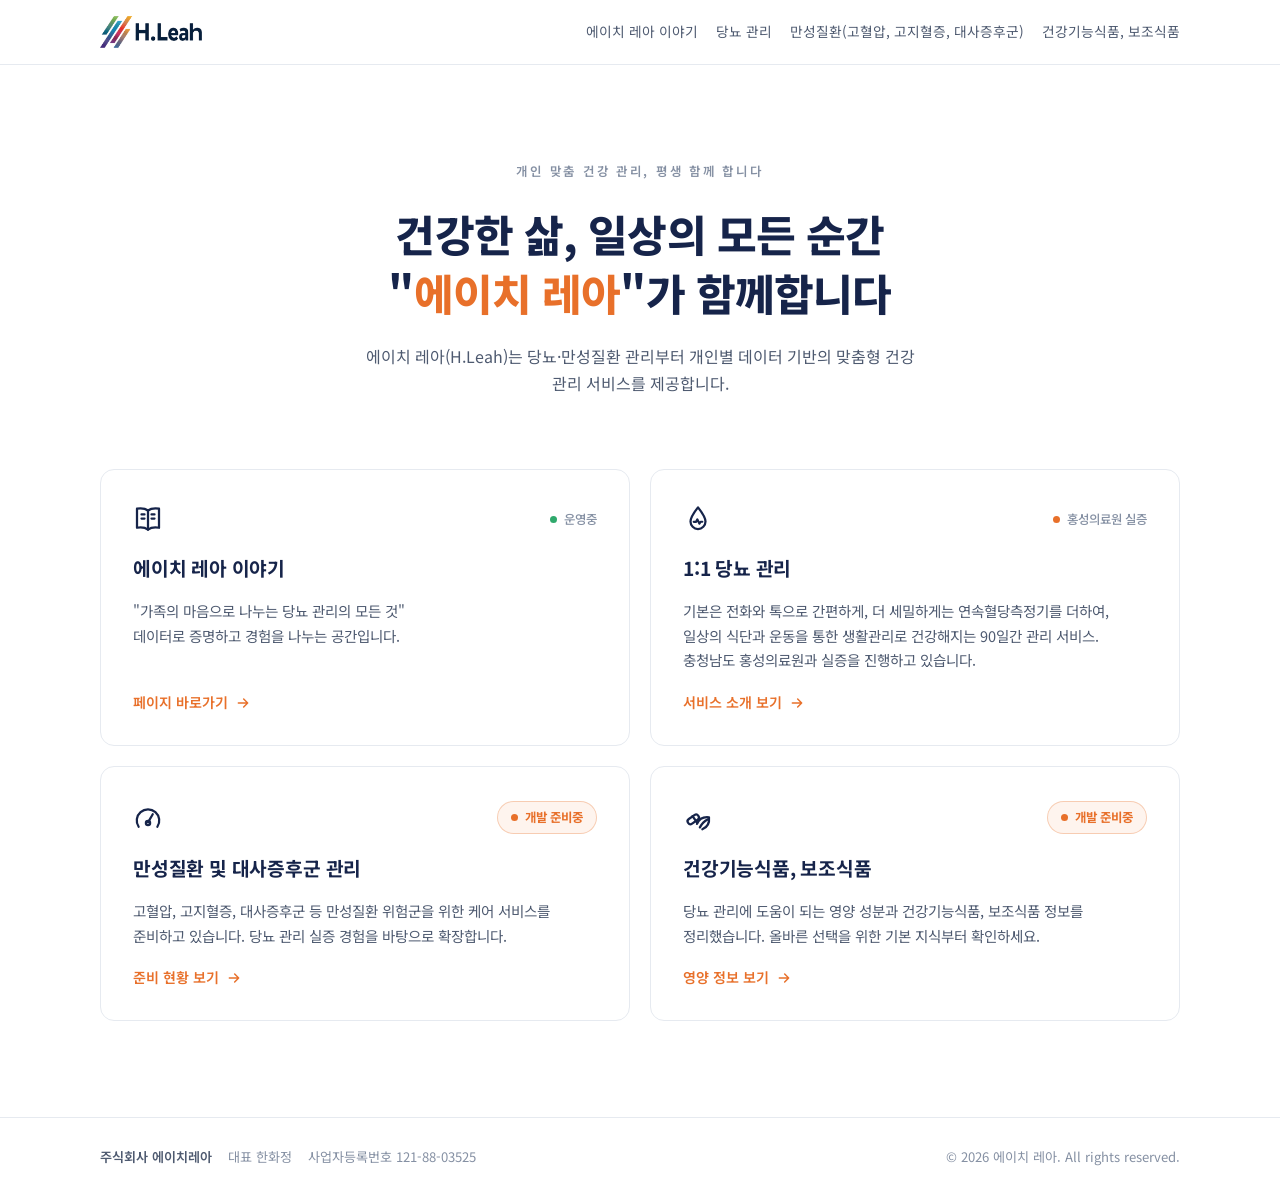
<file: index.html>
<!DOCTYPE html>
<html lang="ko">
<head>
<meta charset="UTF-8">
<meta name="viewport" content="width=device-width, initial-scale=1.0">
<title>에이치 레아 - 1:1 맞춤, 건강 관리 서비스</title>
<meta name="description" content="에이치 레아는 당뇨·만성질환 관리부터 개인별 데이터 기반의 맞춤형 건강 관리 서비스를 제공합니다.">
<link rel="preconnect" href="https://fonts.googleapis.com">
<link rel="preconnect" href="https://fonts.gstatic.com" crossorigin>
<link href="https://fonts.googleapis.com/css2?family=Noto+Sans+KR:wght@400;500;700;800;900&display=swap" rel="stylesheet">
<link rel="stylesheet" href="css/style.css">
<link rel="icon" type="image/png" href="assets/favicon.png">
</head>
<body>

<header class="site-header">
  <div class="container">
    <a class="logo" href="index.html" aria-label="에이치 레아 홈">
      <img src="assets/hleah-ci.png" alt="에이치 레아">
    </a>
    <nav class="site-nav">
      <a href="https://www.hleah.com">에이치 레아 이야기</a>
      <a href="diabetes.html">당뇨 관리</a>
      <a href="metabolic.html">만성질환(고혈압, 고지혈증, 대사증후군)</a>
      <a href="supplements.html">건강기능식품, 보조식품</a>
    </nav>
  </div>
</header>

<section class="hub-hero">
  <div class="container">
    <span class="eyebrow">개인 맞춤 건강 관리, 평생 함께 합니다</span>
    <h1>건강한 삶, 일상의 모든 순간<br>"<span class="accent">에이치 레아</span>"가 함께합니다</h1>
    <p>에이치 레아(H.Leah)는 당뇨·만성질환 관리부터 개인별 데이터 기반의 맞춤형 건강 관리 서비스를 제공합니다.</p>
  </div>
</section>

<section class="gateway">
  <div class="container">
    <div class="gateway-grid">

      <!-- 1. HLeah 페이지 -->
      <a class="gate-card" href="https://www.hleah.com">
        <div class="gate-top">
          <span class="gate-icon">
            <svg viewBox="0 0 24 24" fill="none" stroke="#16244a" stroke-width="1.8" stroke-linecap="round" stroke-linejoin="round">
              <path d="M12 5.2C10.5 4 8.6 3.4 6 3.4c-1 0-1.9.1-2.8.3V19c.9-.2 1.8-.3 2.8-.3 2.6 0 4.5.6 6 1.8 1.5-1.2 3.4-1.8 6-1.8 1 0 1.9.1 2.8.3V3.7c-.9-.2-1.8-.3-2.8-.3-2.6 0-4.5.6-6 1.8Z"/>
              <path d="M12 5.2v15.3"/>
              <path d="M6.8 8.3h2.4M6.8 11.6h2.4M14.8 8.3h2.4M14.8 11.6h2.4"/>
            </svg>
          </span>
          <span class="gate-badge live">운영중</span>
        </div>
        <h2>에이치 레아 이야기</h2>
        <p>"가족의 마음으로 나누는 당뇨 관리의 모든 것"<br>데이터로 증명하고 경험을 나누는 공간입니다.</p>
        <span class="gate-go">페이지 바로가기
          <svg viewBox="0 0 24 24" width="16" height="16" fill="none" stroke="currentColor" stroke-width="2.2" stroke-linecap="round" stroke-linejoin="round"><path d="M5 12h14M13 6l6 6-6 6"/></svg>
        </span>
      </a>

      <!-- 2. 당뇨 케어 서비스 -->
      <a class="gate-card" href="diabetes.html">
        <div class="gate-top">
          <span class="gate-icon">
            <svg viewBox="0 0 24 24" fill="none" stroke="#16244a" stroke-width="1.8" stroke-linecap="round" stroke-linejoin="round">
              <path d="M12 2.7c3.6 4.6 6 7.9 6 11.3a6 6 0 1 1-12 0c0-3.4 2.4-6.7 6-11.3Z"/>
              <path d="M8.6 14.2h1.9l1-1.9 1.6 3.4 1-1.5h1.3"/>
            </svg>
          </span>
          <span class="gate-badge pilot">홍성의료원 실증</span>
        </div>
        <h2>1:1 당뇨 관리</h2>
        <p>기본은 전화와 톡으로 간편하게, 더 세밀하게는 연속혈당측정기를 더하여,
        일상의 식단과 운동을 통한 생활관리로 건강해지는 90일간 관리 서비스.
        충청남도 홍성의료원과 실증을 진행하고 있습니다.</p>
        <span class="gate-go">서비스 소개 보기
          <svg viewBox="0 0 24 24" width="16" height="16" fill="none" stroke="currentColor" stroke-width="2.2" stroke-linecap="round" stroke-linejoin="round"><path d="M5 12h14M13 6l6 6-6 6"/></svg>
        </span>
      </a>

      <!-- 2. 대사증후군 케어 -->
      <a class="gate-card" href="metabolic.html">
        <div class="gate-top">
          <span class="gate-icon">
            <svg viewBox="0 0 24 24" fill="none" stroke="#16244a" stroke-width="1.8" stroke-linecap="round" stroke-linejoin="round">
              <path d="M4.5 19a9 9 0 1 1 15 0"/>
              <path d="M12 15.5 15.8 9"/>
              <circle cx="12" cy="16" r="1.7"/>
            </svg>
          </span>
          <span class="gate-badge prep">개발 준비중</span>
        </div>
        <h2>만성질환 및 대사증후군 관리</h2>
        <p>고혈압, 고지혈증, 대사증후군 등 만성질환 위험군을 위한 케어 서비스를 준비하고 있습니다.
        당뇨 관리 실증 경험을 바탕으로 확장합니다.</p>
        <span class="gate-go">준비 현황 보기
          <svg viewBox="0 0 24 24" width="16" height="16" fill="none" stroke="currentColor" stroke-width="2.2" stroke-linecap="round" stroke-linejoin="round"><path d="M5 12h14M13 6l6 6-6 6"/></svg>
        </span>
      </a>

      <!-- 3. 건강 보조 식품 -->
      <a class="gate-card" href="supplements.html">
        <div class="gate-top">
          <span class="gate-icon">
            <svg viewBox="0 0 24 24" fill="none" stroke="#16244a" stroke-width="1.8" stroke-linecap="round" stroke-linejoin="round">
              <rect x="3.2" y="10.8" width="10" height="4.6" rx="2.3" transform="rotate(-35 8.2 13.1)"/>
              <path d="m7.6 10.5 3.8 5.3"/>
              <path d="M15.5 21c4-1.6 5.8-5 5.3-9.6-4.6-.5-8 1.3-9.6 5.3"/>
              <path d="M13.5 19.5c1.5-3 3.5-5 6.5-6.5"/>
            </svg>
          </span>
          <span class="gate-badge prep">개발 준비중</span>
        </div>
        <h2>건강기능식품, 보조식품</h2>
        <p>당뇨 관리에 도움이 되는 영양 성분과 건강기능식품, 보조식품 정보를 정리했습니다.
        올바른 선택을 위한 기본 지식부터 확인하세요.</p>
        <span class="gate-go">영양 정보 보기
          <svg viewBox="0 0 24 24" width="16" height="16" fill="none" stroke="currentColor" stroke-width="2.2" stroke-linecap="round" stroke-linejoin="round"><path d="M5 12h14M13 6l6 6-6 6"/></svg>
        </span>
      </a>

    </div>
  </div>
</section>

<footer class="site-footer">
  <div class="container">
    <div class="corp">
      <span><b>주식회사 에이치레아</b></span>
      <span>대표 한화정</span>
      <span>사업자등록번호 121-88-03525</span>
    </div>
    <span>© 2026 에이치 레아. All rights reserved.</span>
  </div>
</footer>

</body>
</html>
</file>
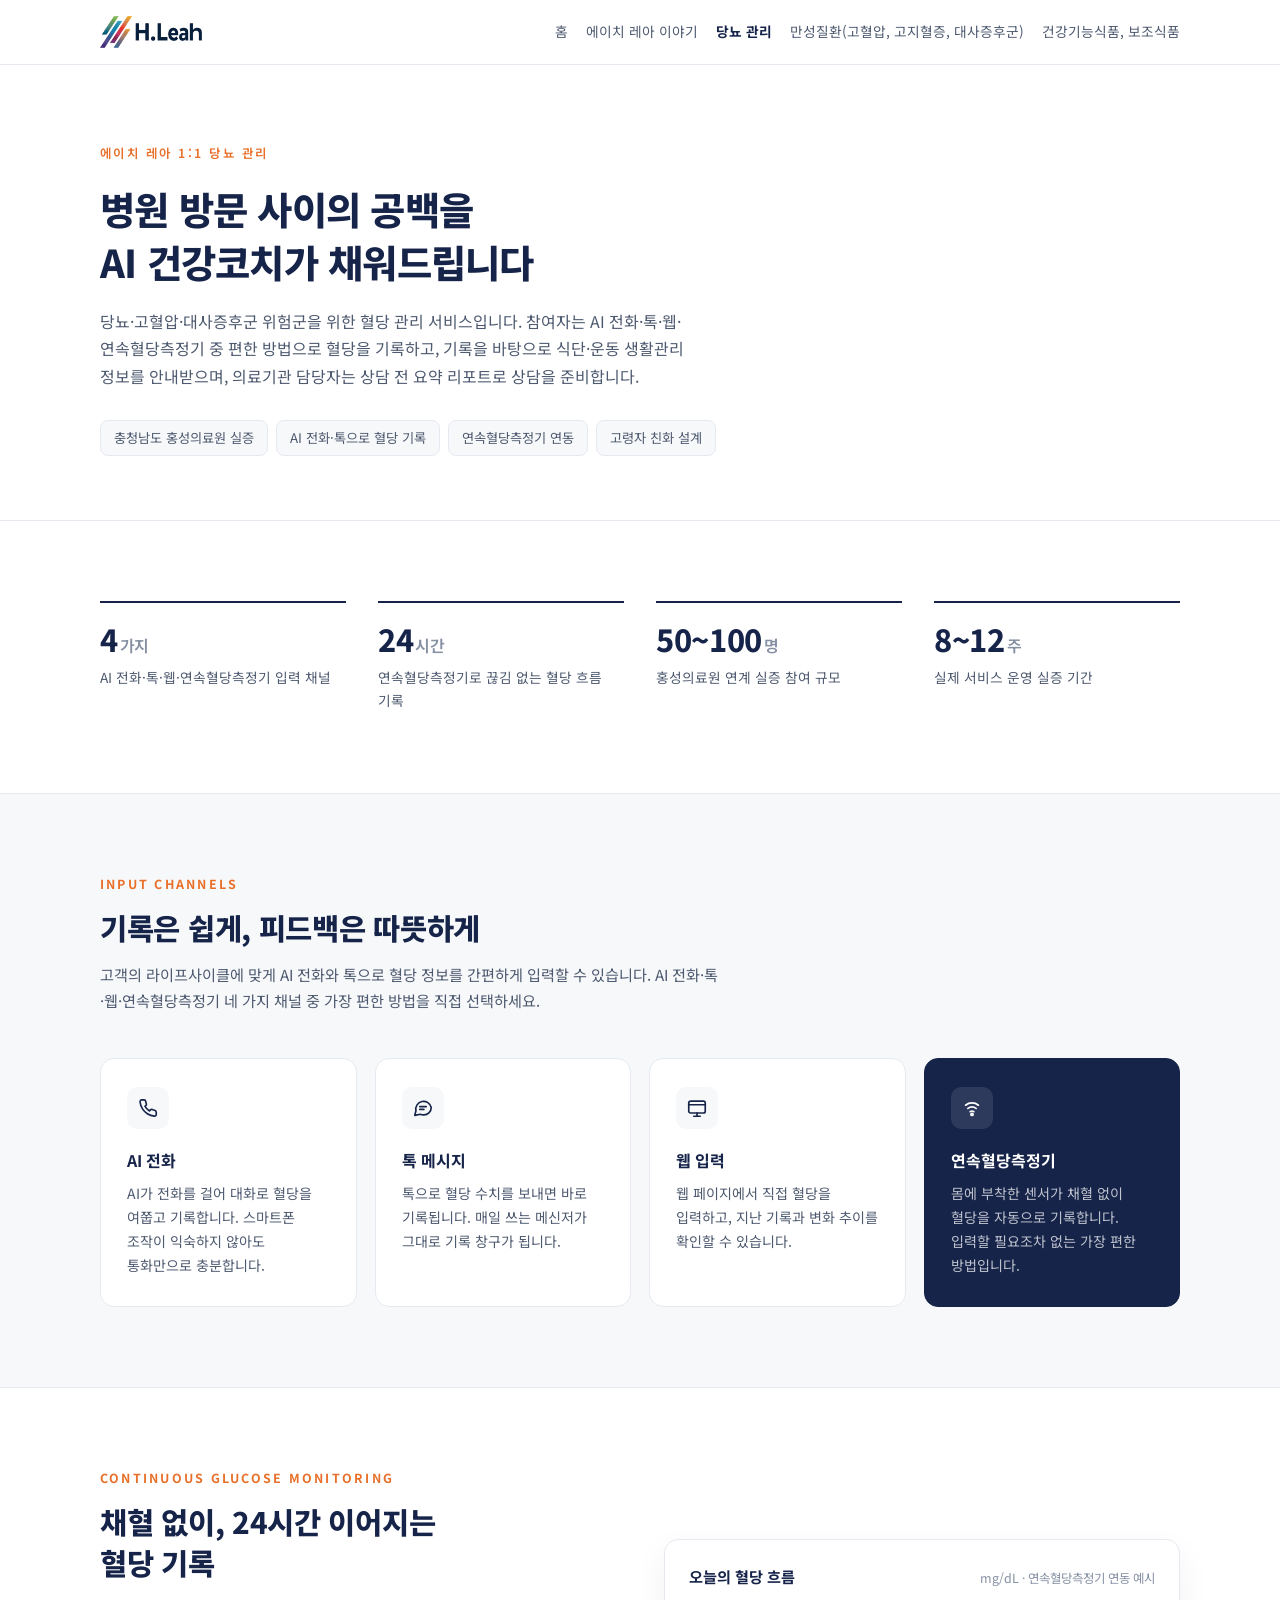
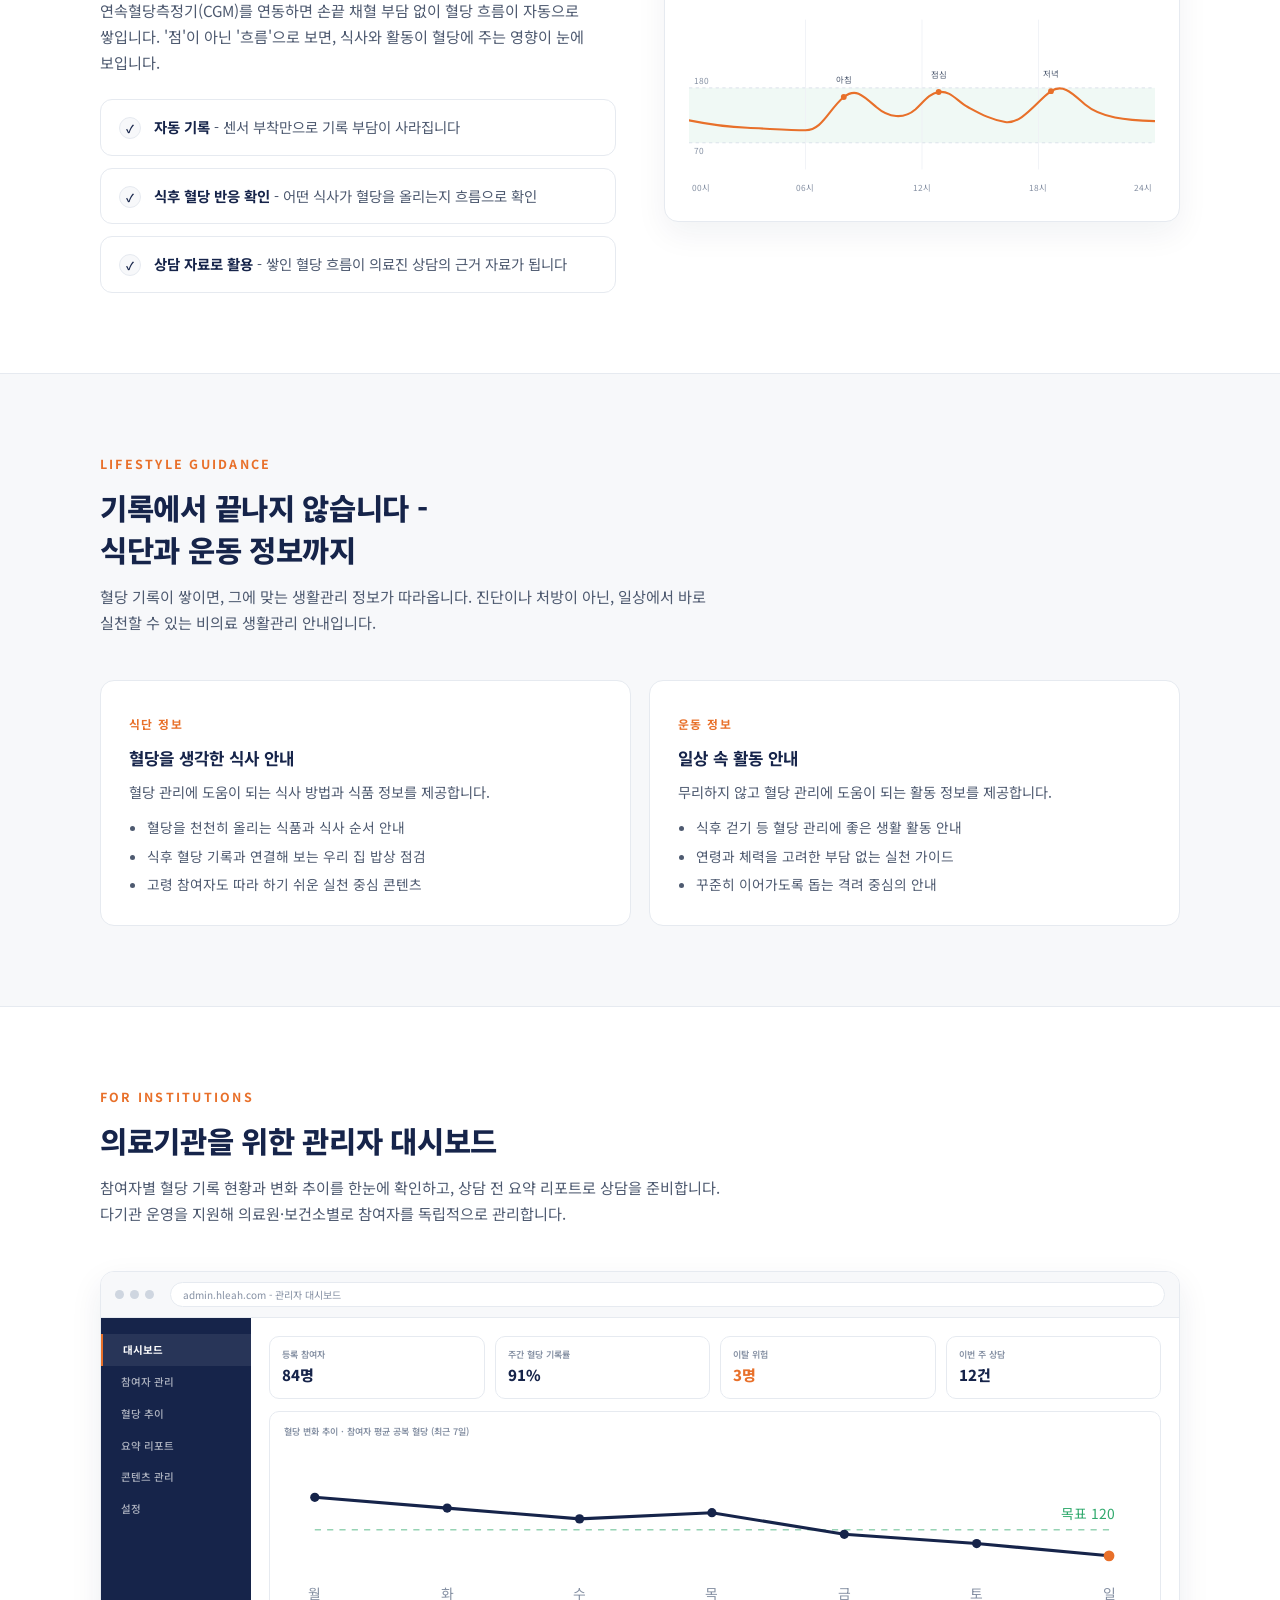
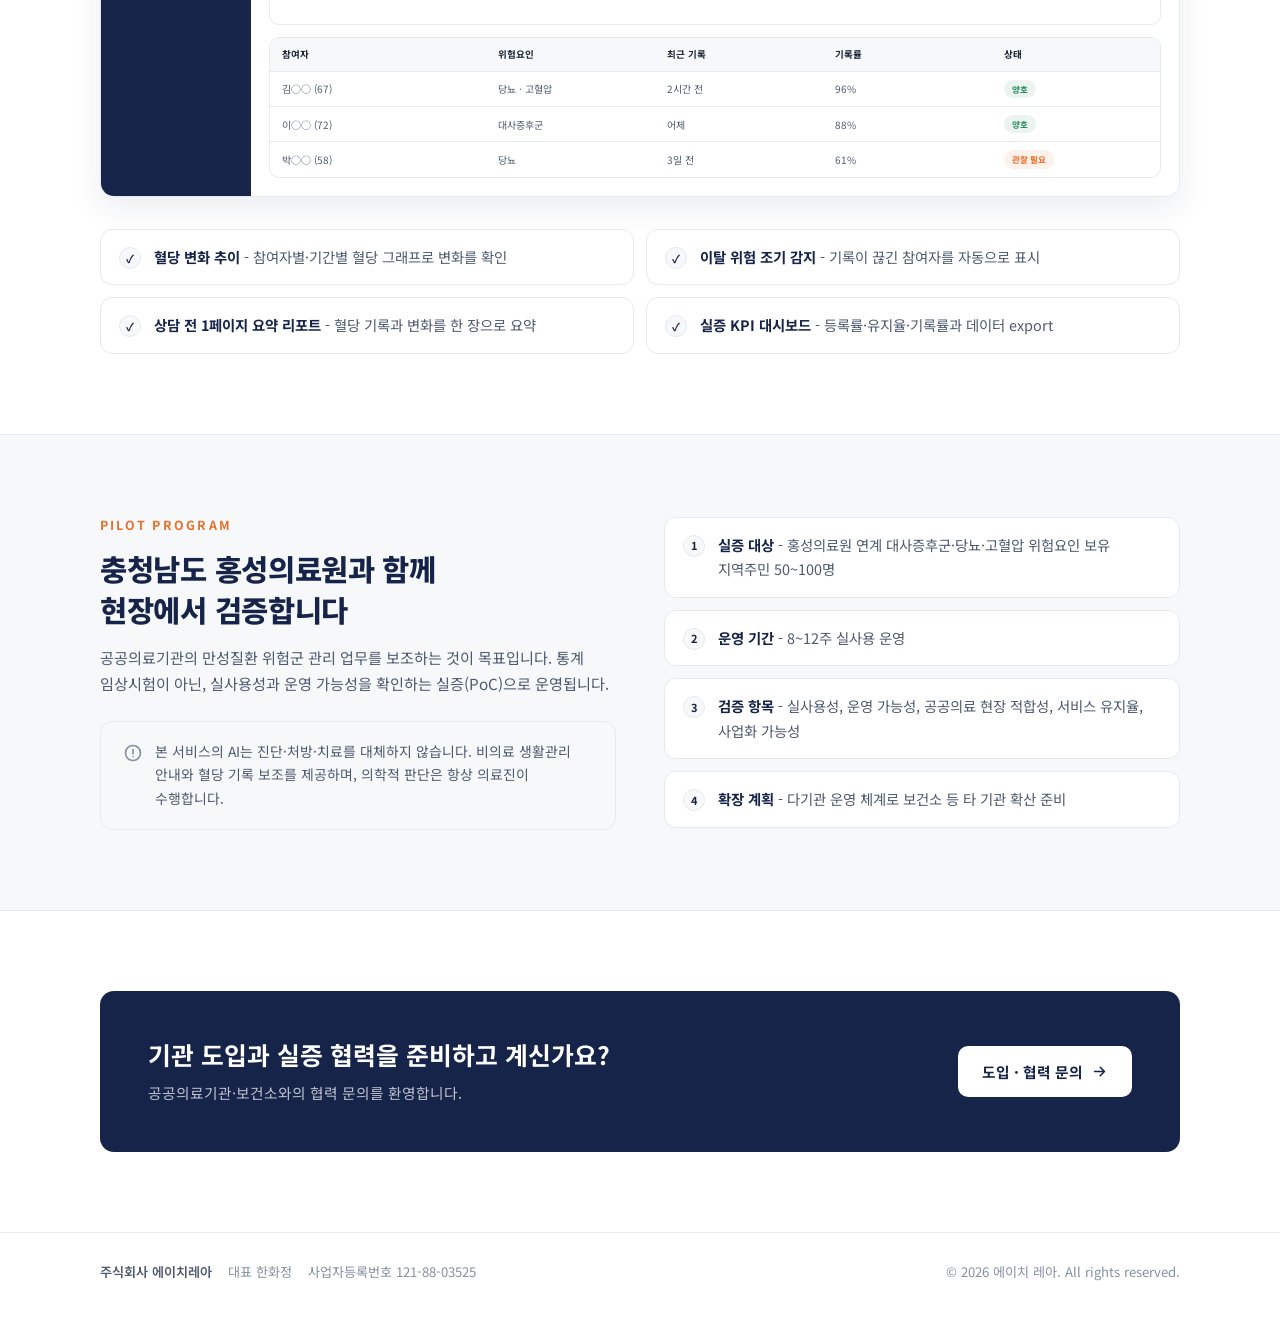
<file: diabetes.html>
<!DOCTYPE html>
<html lang="ko">
<head>
<meta charset="UTF-8">
<meta name="viewport" content="width=device-width, initial-scale=1.0">
<title>당뇨 관리 - 에이치 레아</title>
<meta name="description" content="AI 전화·톡·웹·연속혈당측정기로 혈당을 간편하게 기록하는 당뇨 케어 서비스. 충청남도 홍성의료원과 실증을 진행하고 있습니다.">
<link rel="preconnect" href="https://fonts.googleapis.com">
<link rel="preconnect" href="https://fonts.gstatic.com" crossorigin>
<link href="https://fonts.googleapis.com/css2?family=Noto+Sans+KR:wght@400;500;700;800;900&display=swap" rel="stylesheet">
<link rel="stylesheet" href="css/style.css">
<link rel="icon" type="image/png" href="assets/favicon.png">
</head>
<body>

<header class="site-header">
  <div class="container">
    <a class="logo" href="index.html" aria-label="에이치 레아 홈">
      <img src="assets/hleah-ci.png" alt="에이치 레아">
    </a>
    <nav class="site-nav">
      <a href="index.html">홈</a>
      <a href="https://www.hleah.com">에이치 레아 이야기</a>
      <a href="diabetes.html" class="active">당뇨 관리</a>
      <a href="metabolic.html">만성질환(고혈압, 고지혈증, 대사증후군)</a>
      <a href="supplements.html">건강기능식품, 보조식품</a>
    </nav>
  </div>
</header>

<main>

<section class="sub-hero">
  <div class="container">
    <span class="eyebrow">에이치 레아 1:1 당뇨 관리</span>
    <h1>병원 방문 사이의 공백을<br>AI 건강코치가 채워드립니다</h1>
    <p class="lede">당뇨·고혈압·대사증후군 위험군을 위한 혈당 관리 서비스입니다.
    참여자는 AI 전화·톡·웹·연속혈당측정기 중 편한 방법으로 혈당을 기록하고,
    기록을 바탕으로 식단·운동 생활관리 정보를 안내받으며,
    의료기관 담당자는 상담 전 요약 리포트로 상담을 준비합니다.</p>
    <div class="hero-meta">
      <span class="hero-chip">충청남도 홍성의료원 실증</span>
      <span class="hero-chip">AI 전화·톡으로 혈당 기록</span>
      <span class="hero-chip">연속혈당측정기 연동</span>
      <span class="hero-chip">고령자 친화 설계</span>
    </div>
  </div>
</section>

<section class="section">
  <div class="container">
    <div class="stat-strip">
      <div class="stat"><div class="num">4<em>가지</em></div><div class="lbl">AI 전화·톡·웹·연속혈당측정기 입력 채널</div></div>
      <div class="stat"><div class="num">24<em>시간</em></div><div class="lbl">연속혈당측정기로 끊김 없는 혈당 흐름 기록</div></div>
      <div class="stat"><div class="num">50~100<em>명</em></div><div class="lbl">홍성의료원 연계 실증 참여 규모</div></div>
      <div class="stat"><div class="num">8~12<em>주</em></div><div class="lbl">실제 서비스 운영 실증 기간</div></div>
    </div>
  </div>
</section>

<section class="section tint">
  <div class="container">
    <div class="section-head">
      <div class="kicker">Input Channels</div>
      <h2>기록은 쉽게, 피드백은 따뜻하게</h2>
      <p>고객의 라이프사이클에 맞게 AI 전화와 톡으로 혈당 정보를 간편하게 입력할 수 있습니다.
      AI 전화·톡·웹·연속혈당측정기 네 가지 채널 중 가장 편한 방법을 직접 선택하세요.</p>
    </div>
    <div class="feature-grid cols-4">
      <div class="feature-card">
        <div class="f-icon"><svg viewBox="0 0 24 24" fill="none" stroke="#16244a" stroke-width="1.8" stroke-linecap="round" stroke-linejoin="round"><path d="M21 16.5v2.6a1.8 1.8 0 0 1-2 1.8 17.6 17.6 0 0 1-7.7-2.7 17.3 17.3 0 0 1-5.3-5.3A17.6 17.6 0 0 1 3.3 5.2 1.8 1.8 0 0 1 5.1 3.2h2.6a1.8 1.8 0 0 1 1.8 1.5c.1.9.4 1.8.7 2.6a1.8 1.8 0 0 1-.4 1.9l-1.1 1.1a14.4 14.4 0 0 0 4.9 4.9l1.1-1.1a1.8 1.8 0 0 1 1.9-.4c.8.3 1.7.6 2.6.7a1.8 1.8 0 0 1 1.5 1.8Z"/></svg></div>
        <h3>AI 전화</h3>
        <p>AI가 전화를 걸어 대화로 혈당을 여쭙고 기록합니다. 스마트폰 조작이 익숙하지 않아도 통화만으로 충분합니다.</p>
      </div>
      <div class="feature-card">
        <div class="f-icon"><svg viewBox="0 0 24 24" fill="none" stroke="#16244a" stroke-width="1.8" stroke-linecap="round" stroke-linejoin="round"><path d="M21 11.5a8 8 0 0 1-8.5 8 8.4 8.4 0 0 1-3.5-.7L3 20l1.3-5A8 8 0 1 1 21 11.5Z"/><path d="M8.5 10.5h7M8.5 13.5h4.5"/></svg></div>
        <h3>톡 메시지</h3>
        <p>톡으로 혈당 수치를 보내면 바로 기록됩니다. 매일 쓰는 메신저가 그대로 기록 창구가 됩니다.</p>
      </div>
      <div class="feature-card">
        <div class="f-icon"><svg viewBox="0 0 24 24" fill="none" stroke="#16244a" stroke-width="1.8" stroke-linecap="round" stroke-linejoin="round"><rect x="3" y="4.5" width="18" height="13" rx="2"/><path d="M3 8.5h18M8.5 21h7M12 17.5V21"/></svg></div>
        <h3>웹 입력</h3>
        <p>웹 페이지에서 직접 혈당을 입력하고, 지난 기록과 변화 추이를 확인할 수 있습니다.</p>
      </div>
      <div class="feature-card dark">
        <div class="f-icon"><svg viewBox="0 0 24 24" fill="none" stroke="#fff" stroke-width="1.8" stroke-linecap="round" stroke-linejoin="round"><path d="M5 9a11 11 0 0 1 14 0"/><path d="M7.5 12.5a7.5 7.5 0 0 1 9 0"/><path d="M10 16a3.5 3.5 0 0 1 4 0"/><circle cx="12" cy="19" r="1.2"/></svg></div>
        <h3>연속혈당측정기</h3>
        <p>몸에 부착한 센서가 채혈 없이 혈당을 자동으로 기록합니다. 입력할 필요조차 없는 가장 편한 방법입니다.</p>
      </div>
    </div>
  </div>
</section>

<section class="section">
  <div class="container">
    <div class="split">
      <div>
        <div class="section-head" style="margin-bottom:24px">
          <div class="kicker">Continuous Glucose Monitoring</div>
          <h2>채혈 없이, 24시간 이어지는<br>혈당 기록</h2>
          <p>연속혈당측정기(CGM)를 연동하면 손끝 채혈 부담 없이 혈당 흐름이 자동으로 쌓입니다.
          '점'이 아닌 '흐름'으로 보면, 식사와 활동이 혈당에 주는 영향이 눈에 보입니다.</p>
        </div>
        <ul class="checklist">
          <li><span class="ck">✓</span><span><b>자동 기록</b> - 센서 부착만으로 기록 부담이 사라집니다</span></li>
          <li><span class="ck">✓</span><span><b>식후 혈당 반응 확인</b> - 어떤 식사가 혈당을 올리는지 흐름으로 확인</span></li>
          <li><span class="ck">✓</span><span><b>상담 자료로 활용</b> - 쌓인 혈당 흐름이 의료진 상담의 근거 자료가 됩니다</span></li>
        </ul>
      </div>
      <div class="cgm-panel">
        <div class="cgm-head"><b>오늘의 혈당 흐름</b><span>mg/dL · 연속혈당측정기 연동 예시</span></div>
        <svg viewBox="0 0 560 240" role="img" aria-label="연속혈당측정기 혈당 곡선 예시 그래프">
          <rect x="0" y="102" width="560" height="66" fill="rgba(47,169,108,0.07)"/>
          <line x1="0" y1="102" x2="560" y2="102" stroke="#d7dee8" stroke-dasharray="4 4"/>
          <line x1="0" y1="168" x2="560" y2="168" stroke="#d7dee8" stroke-dasharray="4 4"/>
          <text x="6" y="97" font-size="10" fill="#8590a3">180</text>
          <text x="6" y="182" font-size="10" fill="#8590a3">70</text>
          <line x1="140" y1="20" x2="140" y2="200" stroke="#eef1f6"/>
          <line x1="280" y1="20" x2="280" y2="200" stroke="#eef1f6"/>
          <line x1="420" y1="20" x2="420" y2="200" stroke="#eef1f6"/>
          <path d="M0,141 C25,146 45,149 70,150 C95,151 120,153 140,153 C160,153 168,128 186,113 C200,102 208,110 225,125 C240,138 258,140 272,128 C282,119 288,109 300,107 C315,105 322,118 335,125 C350,133 362,140 380,143 C400,146 418,118 435,106 C450,96 462,110 476,122 C495,138 525,141 560,142"
                fill="none" stroke="#e8702a" stroke-width="2.5" stroke-linecap="round"/>
          <circle cx="186" cy="113" r="3.5" fill="#e8702a"/>
          <circle cx="300" cy="107" r="3.5" fill="#e8702a"/>
          <circle cx="435" cy="106" r="3.5" fill="#e8702a"/>
          <text x="186" y="96" font-size="10" fill="#4e5a70" text-anchor="middle">아침</text>
          <text x="300" y="90" font-size="10" fill="#4e5a70" text-anchor="middle">점심</text>
          <text x="435" y="89" font-size="10" fill="#4e5a70" text-anchor="middle">저녁</text>
          <text x="4" y="226" font-size="10" fill="#8590a3">00시</text>
          <text x="140" y="226" font-size="10" fill="#8590a3" text-anchor="middle">06시</text>
          <text x="280" y="226" font-size="10" fill="#8590a3" text-anchor="middle">12시</text>
          <text x="420" y="226" font-size="10" fill="#8590a3" text-anchor="middle">18시</text>
          <text x="556" y="226" font-size="10" fill="#8590a3" text-anchor="end">24시</text>
        </svg>
      </div>
    </div>
  </div>
</section>

<section class="section tint">
  <div class="container">
    <div class="section-head">
      <div class="kicker">Lifestyle Guidance</div>
      <h2>기록에서 끝나지 않습니다 -<br>식단과 운동 정보까지</h2>
      <p>혈당 기록이 쌓이면, 그에 맞는 생활관리 정보가 따라옵니다.
      진단이나 처방이 아닌, 일상에서 바로 실천할 수 있는 비의료 생활관리 안내입니다.</p>
    </div>
    <div class="info-grid">
      <div class="info-card">
        <span class="tag">식단 정보</span>
        <h3>혈당을 생각한 식사 안내</h3>
        <p>혈당 관리에 도움이 되는 식사 방법과 식품 정보를 제공합니다.</p>
        <ul>
          <li>혈당을 천천히 올리는 식품과 식사 순서 안내</li>
          <li>식후 혈당 기록과 연결해 보는 우리 집 밥상 점검</li>
          <li>고령 참여자도 따라 하기 쉬운 실천 중심 콘텐츠</li>
        </ul>
      </div>
      <div class="info-card">
        <span class="tag">운동 정보</span>
        <h3>일상 속 활동 안내</h3>
        <p>무리하지 않고 혈당 관리에 도움이 되는 활동 정보를 제공합니다.</p>
        <ul>
          <li>식후 걷기 등 혈당 관리에 좋은 생활 활동 안내</li>
          <li>연령과 체력을 고려한 부담 없는 실천 가이드</li>
          <li>꾸준히 이어가도록 돕는 격려 중심의 안내</li>
        </ul>
      </div>
    </div>
  </div>
</section>

<section class="section" id="admin">
  <div class="container">
    <div class="section-head">
      <div class="kicker">For Institutions</div>
      <h2>의료기관을 위한 관리자 대시보드</h2>
      <p>참여자별 혈당 기록 현황과 변화 추이를 한눈에 확인하고, 상담 전 요약 리포트로
      상담을 준비합니다. 다기관 운영을 지원해 의료원·보건소별로 참여자를 독립적으로 관리합니다.</p>
    </div>

    <div class="browser">
      <div class="b-bar"><i></i><i></i><i></i><span class="b-url">admin.hleah.com - 관리자 대시보드</span></div>
      <div class="b-body">
        <div class="b-side">
          <b class="on">대시보드</b>
          <b>참여자 관리</b>
          <b>혈당 추이</b>
          <b>요약 리포트</b>
          <b>콘텐츠 관리</b>
          <b>설정</b>
        </div>
        <div class="b-main">
          <div class="b-cards">
            <div class="b-card"><div class="k">등록 참여자</div><div class="v">84명</div></div>
            <div class="b-card"><div class="k">주간 혈당 기록률</div><div class="v">91%</div></div>
            <div class="b-card"><div class="k">이탈 위험</div><div class="v"><em>3명</em></div></div>
            <div class="b-card"><div class="k">이번 주 상담</div><div class="v">12건</div></div>
          </div>
          <div class="b-chart">
            <div class="k">혈당 변화 추이 · 참여자 평균 공복 혈당 (최근 7일)</div>
            <svg viewBox="0 0 560 110" role="img" aria-label="최근 7일 평균 공복 혈당 추이 그래프">
              <line x1="20" y1="55" x2="540" y2="55" stroke="#2fa96c" stroke-dasharray="4 4" opacity="0.5"/>
              <text x="540" y="48" font-size="9" fill="#2fa96c" text-anchor="end">목표 120</text>
              <polyline points="20,34 106,41 192,48 278,44 364,58 450,64 536,72" fill="none" stroke="#16244a" stroke-width="2"/>
              <circle cx="20" cy="34" r="3" fill="#16244a"/><circle cx="106" cy="41" r="3" fill="#16244a"/>
              <circle cx="192" cy="48" r="3" fill="#16244a"/><circle cx="278" cy="44" r="3" fill="#16244a"/>
              <circle cx="364" cy="58" r="3" fill="#16244a"/><circle cx="450" cy="64" r="3" fill="#16244a"/>
              <circle cx="536" cy="72" r="3.5" fill="#e8702a"/>
              <text x="20" y="100" font-size="9" fill="#8590a3" text-anchor="middle">월</text>
              <text x="106" y="100" font-size="9" fill="#8590a3" text-anchor="middle">화</text>
              <text x="192" y="100" font-size="9" fill="#8590a3" text-anchor="middle">수</text>
              <text x="278" y="100" font-size="9" fill="#8590a3" text-anchor="middle">목</text>
              <text x="364" y="100" font-size="9" fill="#8590a3" text-anchor="middle">금</text>
              <text x="450" y="100" font-size="9" fill="#8590a3" text-anchor="middle">토</text>
              <text x="536" y="100" font-size="9" fill="#8590a3" text-anchor="middle">일</text>
            </svg>
          </div>
          <div class="b-table">
            <div class="tr head"><span>참여자</span><span>위험요인</span><span>최근 기록</span><span>기록률</span><span>상태</span></div>
            <div class="tr"><span>김○○ (67)</span><span>당뇨 · 고혈압</span><span>2시간 전</span><span>96%</span><span><span class="pill ok">양호</span></span></div>
            <div class="tr"><span>이○○ (72)</span><span>대사증후군</span><span>어제</span><span>88%</span><span><span class="pill ok">양호</span></span></div>
            <div class="tr"><span>박○○ (58)</span><span>당뇨</span><span>3일 전</span><span>61%</span><span><span class="pill watch">관찰 필요</span></span></div>
          </div>
        </div>
      </div>
    </div>

    <div style="height:32px"></div>
    <ul class="checklist" style="display:grid;grid-template-columns:repeat(2,1fr);gap:12px">
      <li><span class="ck">✓</span><span><b>혈당 변화 추이</b> - 참여자별·기간별 혈당 그래프로 변화를 확인</span></li>
      <li><span class="ck">✓</span><span><b>이탈 위험 조기 감지</b> - 기록이 끊긴 참여자를 자동으로 표시</span></li>
      <li><span class="ck">✓</span><span><b>상담 전 1페이지 요약 리포트</b> - 혈당 기록과 변화를 한 장으로 요약</span></li>
      <li><span class="ck">✓</span><span><b>실증 KPI 대시보드</b> - 등록률·유지율·기록률과 데이터 export</span></li>
    </ul>
  </div>
</section>

<section class="section tint">
  <div class="container">
    <div class="split">
      <div>
        <div class="section-head" style="margin-bottom:24px">
          <div class="kicker">Pilot Program</div>
          <h2>충청남도 홍성의료원과 함께<br>현장에서 검증합니다</h2>
          <p>공공의료기관의 만성질환 위험군 관리 업무를 보조하는 것이 목표입니다.
          통계 임상시험이 아닌, 실사용성과 운영 가능성을 확인하는 실증(PoC)으로 운영됩니다.</p>
        </div>
        <div class="notice">
          <svg viewBox="0 0 24 24" width="20" height="20" fill="none" stroke="currentColor" stroke-width="2" stroke-linecap="round" stroke-linejoin="round"><circle cx="12" cy="12" r="9"/><path d="M12 8v5M12 16.5v.01"/></svg>
          <span>본 서비스의 AI는 진단·처방·치료를 대체하지 않습니다. 비의료 생활관리 안내와
          혈당 기록 보조를 제공하며, 의학적 판단은 항상 의료진이 수행합니다.</span>
        </div>
      </div>
      <ul class="checklist">
        <li><span class="ck">1</span><span><b>실증 대상</b> - 홍성의료원 연계 대사증후군·당뇨·고혈압 위험요인 보유 지역주민 50~100명</span></li>
        <li><span class="ck">2</span><span><b>운영 기간</b> - 8~12주 실사용 운영</span></li>
        <li><span class="ck">3</span><span><b>검증 항목</b> - 실사용성, 운영 가능성, 공공의료 현장 적합성, 서비스 유지율, 사업화 가능성</span></li>
        <li><span class="ck">4</span><span><b>확장 계획</b> - 다기관 운영 체계로 보건소 등 타 기관 확산 준비</span></li>
      </ul>
    </div>
  </div>
</section>

<section class="section">
  <div class="container">
    <div class="cta-band">
      <div>
        <h2>기관 도입과 실증 협력을 준비하고 계신가요?</h2>
        <p>공공의료기관·보건소와의 협력 문의를 환영합니다.</p>
      </div>
      <a class="btn primary" href="https://www.hleah.com/contact">도입 · 협력 문의
        <svg viewBox="0 0 24 24" width="17" height="17" fill="none" stroke="currentColor" stroke-width="2.2" stroke-linecap="round" stroke-linejoin="round"><path d="M5 12h14M13 6l6 6-6 6"/></svg>
      </a>
    </div>
  </div>
</section>

</main>

<footer class="site-footer">
  <div class="container">
    <div class="corp">
      <span><b>주식회사 에이치레아</b></span>
      <span>대표 한화정</span>
      <span>사업자등록번호 121-88-03525</span>
    </div>
    <span>© 2026 에이치 레아. All rights reserved.</span>
  </div>
</footer>

</body>
</html>
</file>
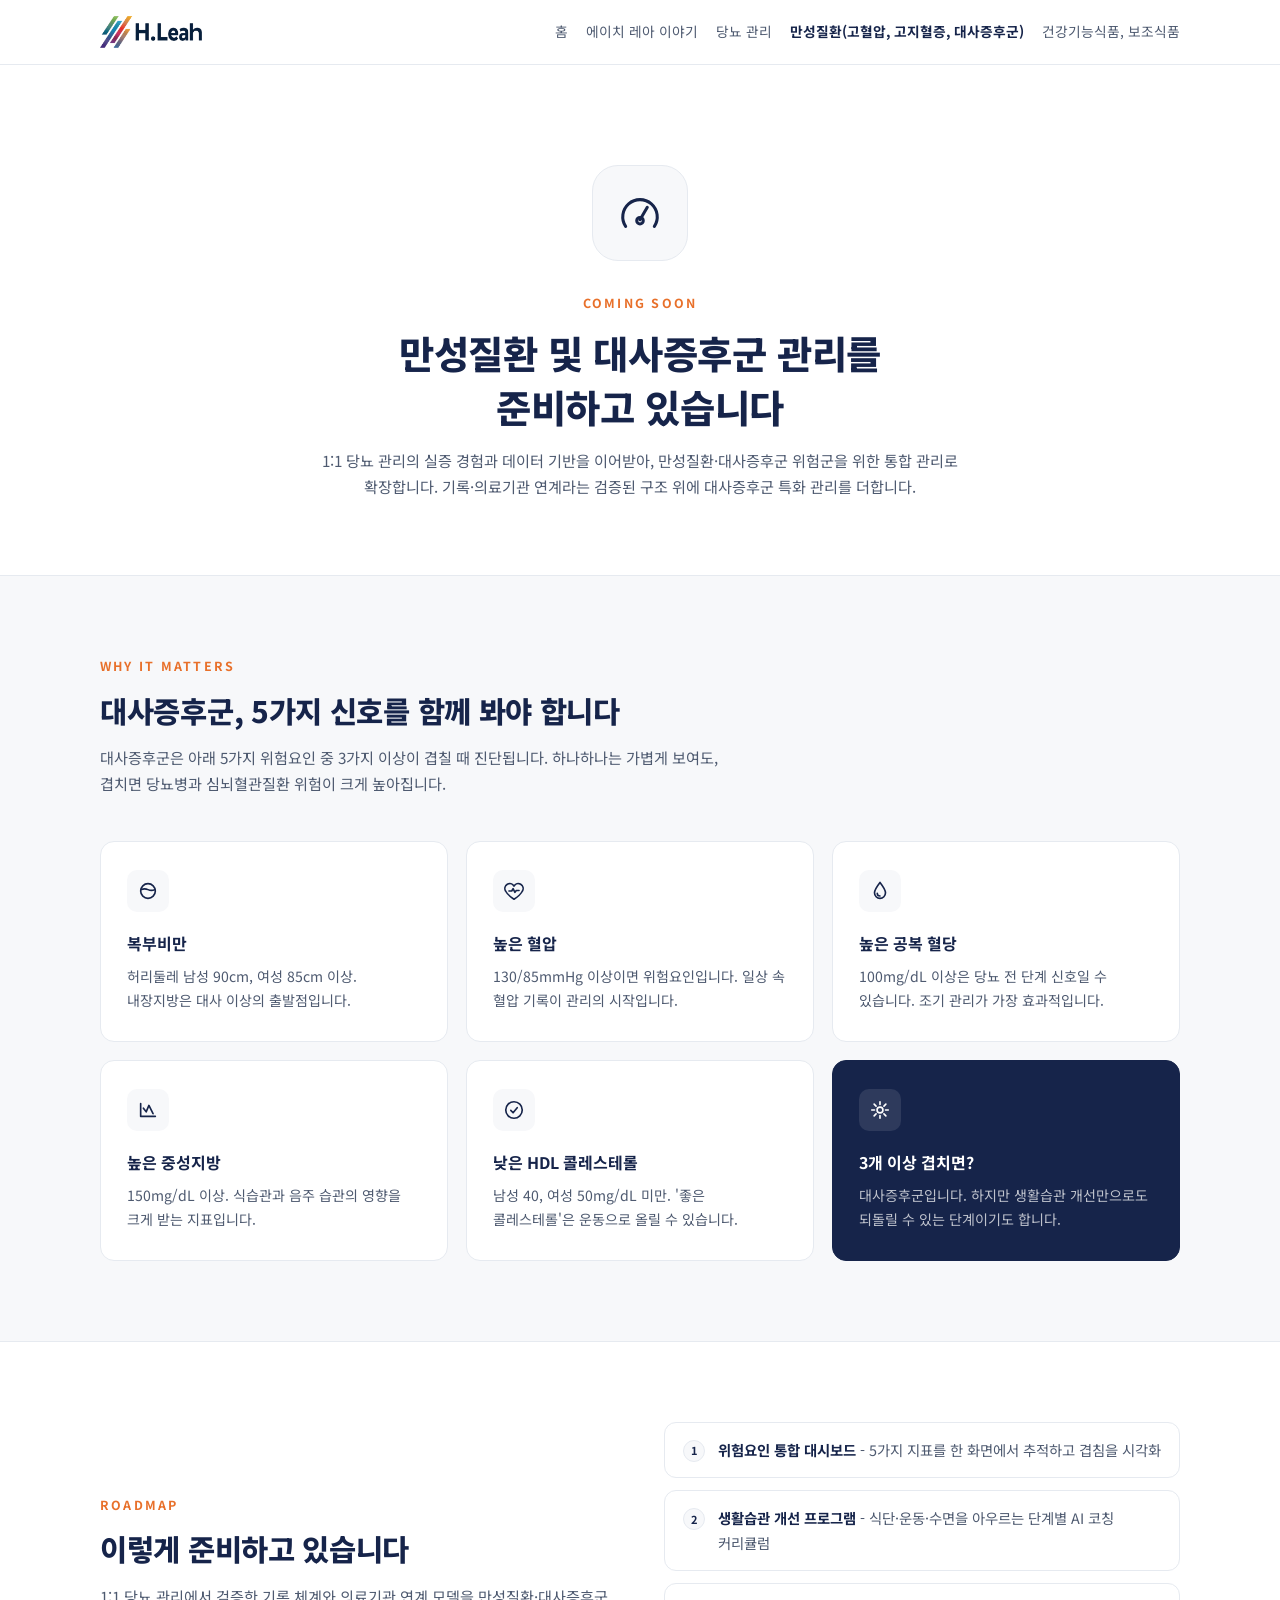
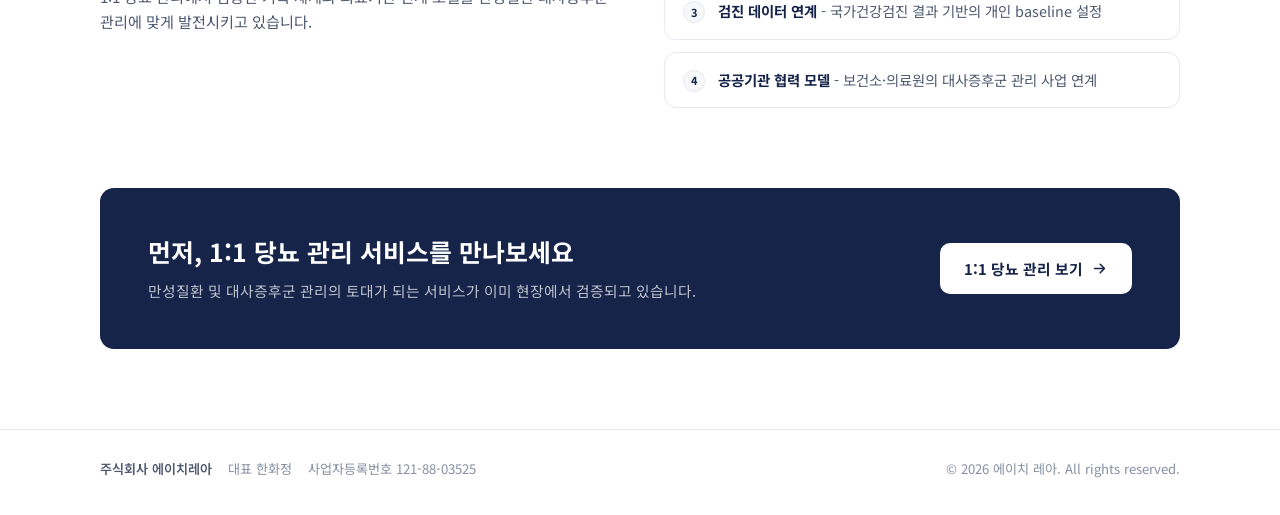
<file: metabolic.html>
<!DOCTYPE html>
<html lang="ko">
<head>
<meta charset="UTF-8">
<meta name="viewport" content="width=device-width, initial-scale=1.0">
<title>만성질환 관리 (준비중) - 에이치 레아</title>
<meta name="description" content="만성질환 및 대사증후군 관리 서비스를 준비하고 있습니다.">
<link rel="preconnect" href="https://fonts.googleapis.com">
<link rel="preconnect" href="https://fonts.gstatic.com" crossorigin>
<link href="https://fonts.googleapis.com/css2?family=Noto+Sans+KR:wght@400;500;700;800;900&display=swap" rel="stylesheet">
<link rel="stylesheet" href="css/style.css">
<link rel="icon" type="image/png" href="assets/favicon.png">
</head>
<body>

<header class="site-header">
  <div class="container">
    <a class="logo" href="index.html" aria-label="에이치 레아 홈">
      <img src="assets/hleah-ci.png" alt="에이치 레아">
    </a>
    <nav class="site-nav">
      <a href="index.html">홈</a>
      <a href="https://www.hleah.com">에이치 레아 이야기</a>
      <a href="diabetes.html">당뇨 관리</a>
      <a href="metabolic.html" class="active">만성질환(고혈압, 고지혈증, 대사증후군)</a>
      <a href="supplements.html">건강기능식품, 보조식품</a>
    </nav>
  </div>
</header>

<main>

<section class="soon-hero">
  <div class="container">
    <div class="orbit">
      <svg viewBox="0 0 24 24" fill="none" stroke="#16244a" stroke-width="1.6" stroke-linecap="round" stroke-linejoin="round">
        <path d="M4.5 19a9 9 0 1 1 15 0"/>
        <path d="M12 15.5 15.8 9"/>
        <circle cx="12" cy="16" r="1.7"/>
      </svg>
    </div>
    <div class="section-head" style="max-width:680px;margin:0 auto;text-align:center">
      <div class="kicker">Coming Soon</div>
      <h2 style="font-size:clamp(1.7rem,3.6vw,2.4rem)">만성질환 및 대사증후군 관리를<br>준비하고 있습니다</h2>
      <p>1:1 당뇨 관리의 실증 경험과 데이터 기반을 이어받아,
      만성질환·대사증후군 위험군을 위한 통합 관리로 확장합니다.
      기록·의료기관 연계라는 검증된 구조 위에 대사증후군 특화 관리를 더합니다.</p>
    </div>
  </div>
</section>

<section class="section tint">
  <div class="container">
    <div class="section-head">
      <div class="kicker">Why It Matters</div>
      <h2>대사증후군, 5가지 신호를 함께 봐야 합니다</h2>
      <p>대사증후군은 아래 5가지 위험요인 중 3가지 이상이 겹칠 때 진단됩니다.
      하나하나는 가볍게 보여도, 겹치면 당뇨병과 심뇌혈관질환 위험이 크게 높아집니다.</p>
    </div>
    <div class="feature-grid">
      <div class="feature-card">
        <div class="f-icon"><svg viewBox="0 0 24 24" fill="none" stroke="#16244a" stroke-width="1.8" stroke-linecap="round" stroke-linejoin="round"><circle cx="12" cy="12" r="8"/><path d="M4.5 10.5c2.5-1.2 5-1.2 7.5 0s5 1.2 7.5 0"/></svg></div>
        <h3>복부비만</h3>
        <p>허리둘레 남성 90cm, 여성 85cm 이상. 내장지방은 대사 이상의 출발점입니다.</p>
      </div>
      <div class="feature-card">
        <div class="f-icon"><svg viewBox="0 0 24 24" fill="none" stroke="#16244a" stroke-width="1.8" stroke-linecap="round" stroke-linejoin="round"><path d="M12 21s-7-4.6-9.2-9A5.2 5.2 0 0 1 12 6.6 5.2 5.2 0 0 1 21.2 12C19 16.4 12 21 12 21Z"/><path d="M6.5 12h3l1.5-2.5 2 4 1.5-2h3"/></svg></div>
        <h3>높은 혈압</h3>
        <p>130/85mmHg 이상이면 위험요인입니다. 일상 속 혈압 기록이 관리의 시작입니다.</p>
      </div>
      <div class="feature-card">
        <div class="f-icon"><svg viewBox="0 0 24 24" fill="none" stroke="#16244a" stroke-width="1.8" stroke-linecap="round" stroke-linejoin="round"><path d="M12 2.7c3.6 4.6 6 7.9 6 11.3a6 6 0 1 1-12 0c0-3.4 2.4-6.7 6-11.3Z"/><path d="M9 14.5a3 3 0 0 0 3 3"/></svg></div>
        <h3>높은 공복 혈당</h3>
        <p>100mg/dL 이상은 당뇨 전 단계 신호일 수 있습니다. 조기 관리가 가장 효과적입니다.</p>
      </div>
      <div class="feature-card">
        <div class="f-icon"><svg viewBox="0 0 24 24" fill="none" stroke="#16244a" stroke-width="1.8" stroke-linecap="round" stroke-linejoin="round"><path d="M4 19V5M4 19h16"/><path d="m7 10 3 4 3-7 4.5 9"/></svg></div>
        <h3>높은 중성지방</h3>
        <p>150mg/dL 이상. 식습관과 음주 습관의 영향을 크게 받는 지표입니다.</p>
      </div>
      <div class="feature-card">
        <div class="f-icon"><svg viewBox="0 0 24 24" fill="none" stroke="#16244a" stroke-width="1.8" stroke-linecap="round" stroke-linejoin="round"><circle cx="12" cy="12" r="9"/><path d="m8.5 12.5 2.5 2.5 4.5-5.5"/></svg></div>
        <h3>낮은 HDL 콜레스테롤</h3>
        <p>남성 40, 여성 50mg/dL 미만. '좋은 콜레스테롤'은 운동으로 올릴 수 있습니다.</p>
      </div>
      <div class="feature-card" style="background:var(--navy);border-color:var(--navy)">
        <div class="f-icon" style="background:rgba(255,255,255,.1)"><svg viewBox="0 0 24 24" fill="none" stroke="#fff" stroke-width="1.8" stroke-linecap="round" stroke-linejoin="round"><path d="M12 3v3M12 18v3M3 12h3M18 12h3M5.6 5.6l2.1 2.1M16.3 16.3l2.1 2.1M18.4 5.6l-2.1 2.1M7.7 16.3l-2.1 2.1"/><circle cx="12" cy="12" r="3.2"/></svg></div>
        <h3 style="color:#fff">3개 이상 겹치면?</h3>
        <p style="color:rgba(255,255,255,.72)">대사증후군입니다. 하지만 생활습관 개선만으로도 되돌릴 수 있는 단계이기도 합니다.</p>
      </div>
    </div>
  </div>
</section>

<section class="section">
  <div class="container">
    <div class="split">
      <div class="section-head" style="margin-bottom:0">
        <div class="kicker">Roadmap</div>
        <h2>이렇게 준비하고 있습니다</h2>
        <p>1:1 당뇨 관리에서 검증한 기록 체계와 의료기관 연계 모델을
        만성질환·대사증후군 관리에 맞게 발전시키고 있습니다.</p>
      </div>
      <ul class="checklist">
        <li><span class="ck">1</span><span><b>위험요인 통합 대시보드</b> - 5가지 지표를 한 화면에서 추적하고 겹침을 시각화</span></li>
        <li><span class="ck">2</span><span><b>생활습관 개선 프로그램</b> - 식단·운동·수면을 아우르는 단계별 AI 코칭 커리큘럼</span></li>
        <li><span class="ck">3</span><span><b>검진 데이터 연계</b> - 국가건강검진 결과 기반의 개인 baseline 설정</span></li>
        <li><span class="ck">4</span><span><b>공공기관 협력 모델</b> - 보건소·의료원의 대사증후군 관리 사업 연계</span></li>
      </ul>
    </div>
  </div>
</section>

<section class="section" style="padding-top:0">
  <div class="container">
    <div class="cta-band">
      <div>
        <h2>먼저, 1:1 당뇨 관리 서비스를 만나보세요</h2>
        <p>만성질환 및 대사증후군 관리의 토대가 되는 서비스가 이미 현장에서 검증되고 있습니다.</p>
      </div>
      <a class="btn primary" href="diabetes.html">1:1 당뇨 관리 보기
        <svg viewBox="0 0 24 24" width="17" height="17" fill="none" stroke="currentColor" stroke-width="2.2" stroke-linecap="round" stroke-linejoin="round"><path d="M5 12h14M13 6l6 6-6 6"/></svg>
      </a>
    </div>
  </div>
</section>

</main>

<footer class="site-footer">
  <div class="container">
    <div class="corp">
      <span><b>주식회사 에이치레아</b></span>
      <span>대표 한화정</span>
      <span>사업자등록번호 121-88-03525</span>
    </div>
    <span>© 2026 에이치 레아. All rights reserved.</span>
  </div>
</footer>

</body>
</html>
</file>
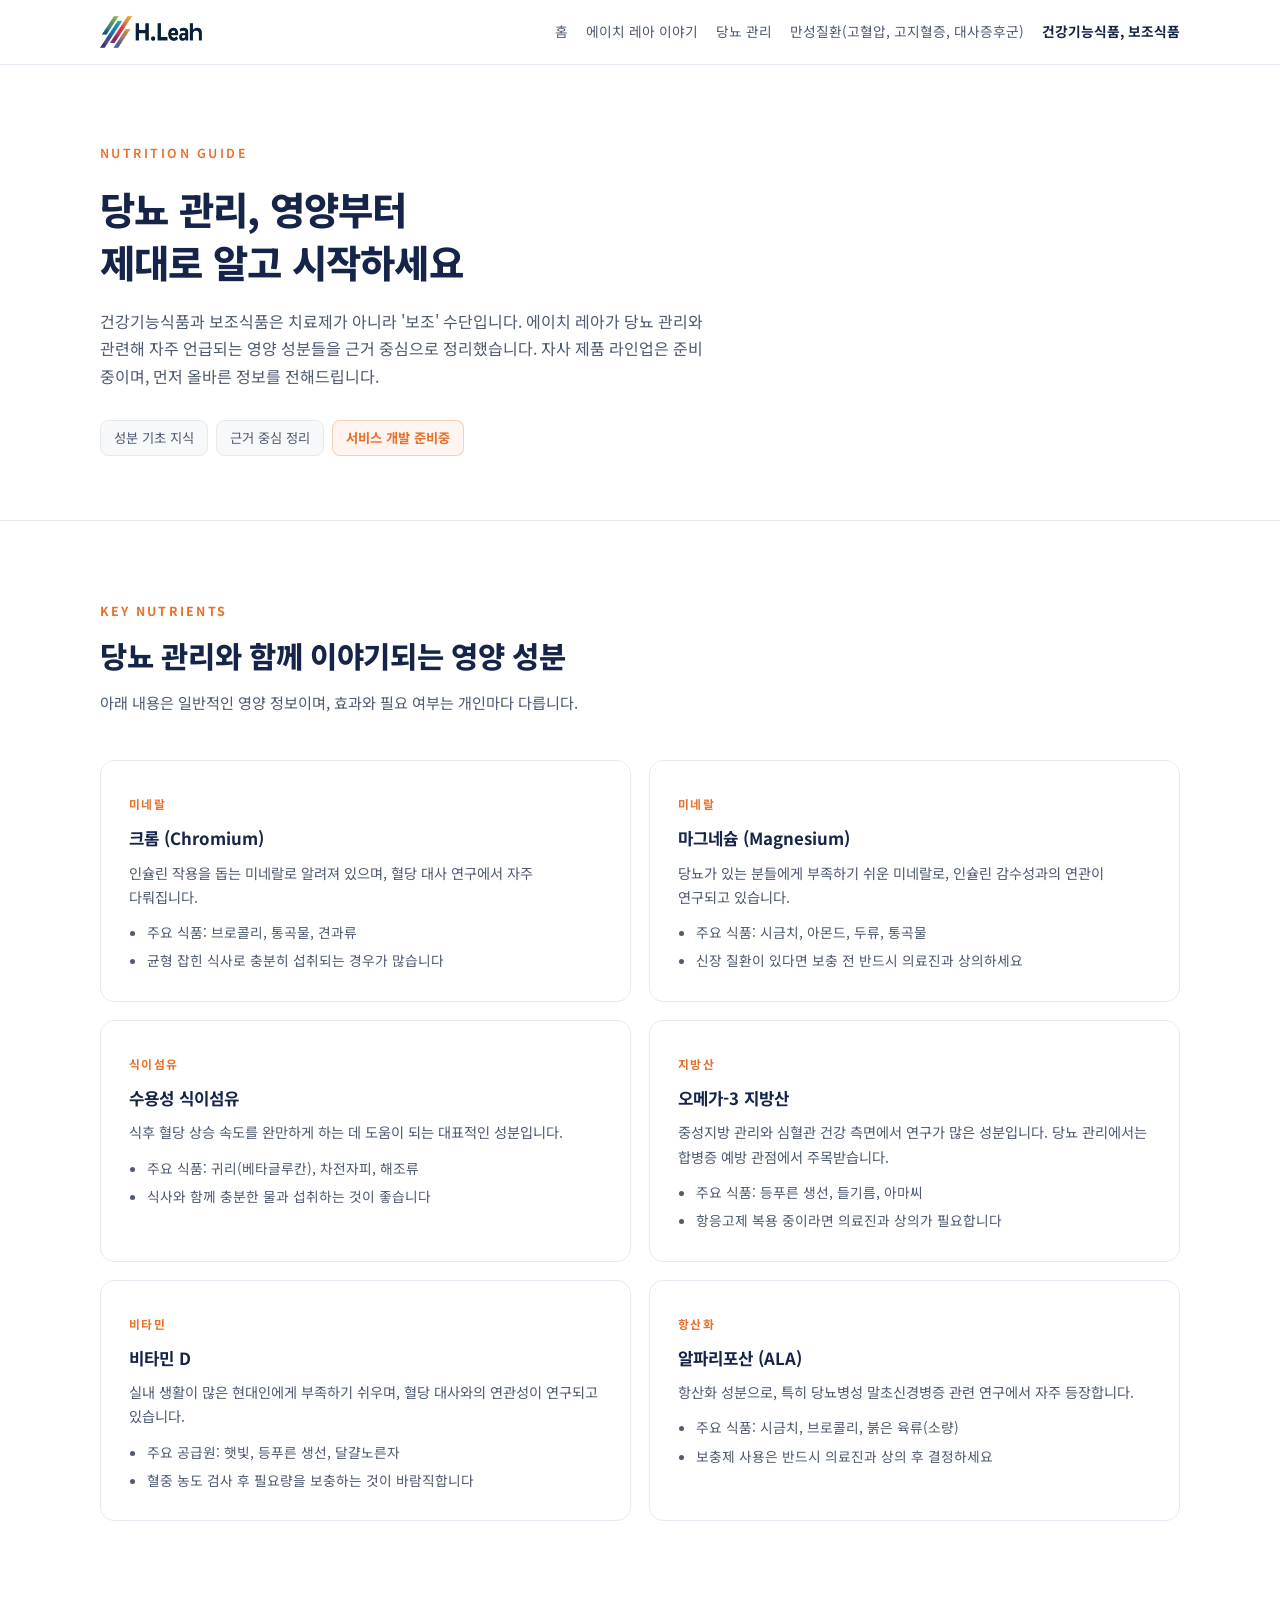
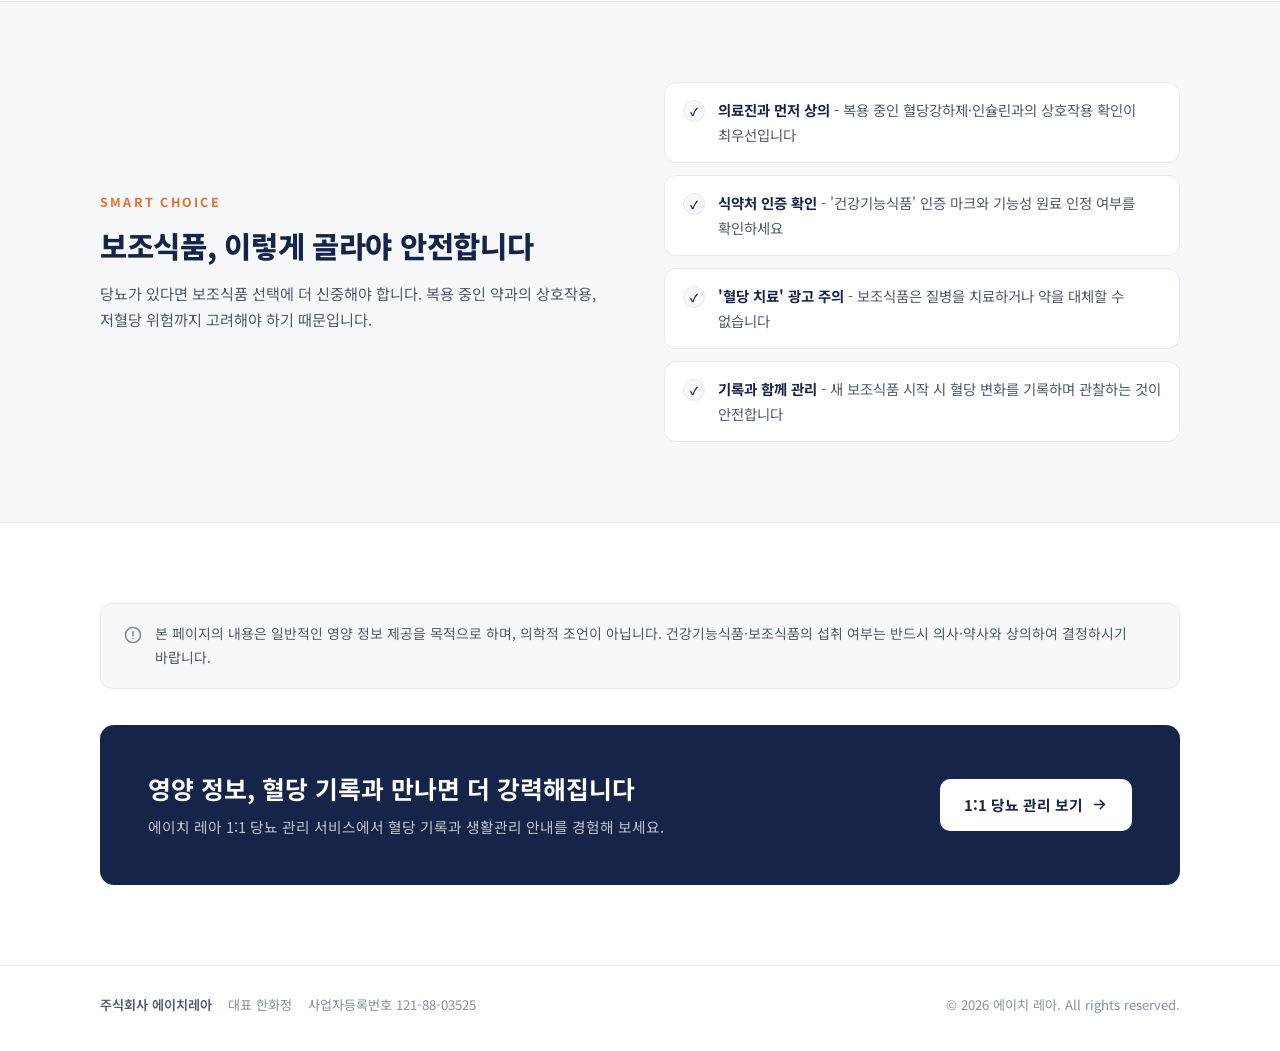
<file: supplements.html>
<!DOCTYPE html>
<html lang="ko">
<head>
<meta charset="UTF-8">
<meta name="viewport" content="width=device-width, initial-scale=1.0">
<title>건강기능식품, 보조식품 - 에이치 레아</title>
<meta name="description" content="당뇨 관리에 도움이 되는 영양 성분과 건강기능식품·보조식품 정보를 정리했습니다.">
<link rel="preconnect" href="https://fonts.googleapis.com">
<link rel="preconnect" href="https://fonts.gstatic.com" crossorigin>
<link href="https://fonts.googleapis.com/css2?family=Noto+Sans+KR:wght@400;500;700;800;900&display=swap" rel="stylesheet">
<link rel="stylesheet" href="css/style.css">
<link rel="icon" type="image/png" href="assets/favicon.png">
</head>
<body>

<header class="site-header">
  <div class="container">
    <a class="logo" href="index.html" aria-label="에이치 레아 홈">
      <img src="assets/hleah-ci.png" alt="에이치 레아">
    </a>
    <nav class="site-nav">
      <a href="index.html">홈</a>
      <a href="https://www.hleah.com">에이치 레아 이야기</a>
      <a href="diabetes.html">당뇨 관리</a>
      <a href="metabolic.html">만성질환(고혈압, 고지혈증, 대사증후군)</a>
      <a href="supplements.html" class="active">건강기능식품, 보조식품</a>
    </nav>
  </div>
</header>

<main>

<section class="sub-hero">
  <div class="container">
    <span class="eyebrow">Nutrition Guide</span>
    <h1>당뇨 관리, 영양부터<br>제대로 알고 시작하세요</h1>
    <p class="lede">건강기능식품과 보조식품은 치료제가 아니라 '보조' 수단입니다.
    에이치 레아가 당뇨 관리와 관련해 자주 언급되는 영양 성분들을 근거 중심으로 정리했습니다.
    자사 제품 라인업은 준비 중이며, 먼저 올바른 정보를 전해드립니다.</p>
    <div class="hero-meta">
      <span class="hero-chip">성분 기초 지식</span>
      <span class="hero-chip">근거 중심 정리</span>
      <span class="hero-chip prep">서비스 개발 준비중</span>
    </div>
  </div>
</section>

<section class="section">
  <div class="container">
    <div class="section-head">
      <div class="kicker">Key Nutrients</div>
      <h2>당뇨 관리와 함께 이야기되는 영양 성분</h2>
      <p>아래 내용은 일반적인 영양 정보이며, 효과와 필요 여부는 개인마다 다릅니다.</p>
    </div>
    <div class="info-grid">
      <div class="info-card">
        <span class="tag">미네랄</span>
        <h3>크롬 (Chromium)</h3>
        <p>인슐린 작용을 돕는 미네랄로 알려져 있으며, 혈당 대사 연구에서 자주 다뤄집니다.</p>
        <ul>
          <li>주요 식품: 브로콜리, 통곡물, 견과류</li>
          <li>균형 잡힌 식사로 충분히 섭취되는 경우가 많습니다</li>
        </ul>
      </div>
      <div class="info-card">
        <span class="tag">미네랄</span>
        <h3>마그네슘 (Magnesium)</h3>
        <p>당뇨가 있는 분들에게 부족하기 쉬운 미네랄로, 인슐린 감수성과의 연관이 연구되고 있습니다.</p>
        <ul>
          <li>주요 식품: 시금치, 아몬드, 두류, 통곡물</li>
          <li>신장 질환이 있다면 보충 전 반드시 의료진과 상의하세요</li>
        </ul>
      </div>
      <div class="info-card">
        <span class="tag">식이섬유</span>
        <h3>수용성 식이섬유</h3>
        <p>식후 혈당 상승 속도를 완만하게 하는 데 도움이 되는 대표적인 성분입니다.</p>
        <ul>
          <li>주요 식품: 귀리(베타글루칸), 차전자피, 해조류</li>
          <li>식사와 함께 충분한 물과 섭취하는 것이 좋습니다</li>
        </ul>
      </div>
      <div class="info-card">
        <span class="tag">지방산</span>
        <h3>오메가-3 지방산</h3>
        <p>중성지방 관리와 심혈관 건강 측면에서 연구가 많은 성분입니다. 당뇨 관리에서는 합병증 예방 관점에서 주목받습니다.</p>
        <ul>
          <li>주요 식품: 등푸른 생선, 들기름, 아마씨</li>
          <li>항응고제 복용 중이라면 의료진과 상의가 필요합니다</li>
        </ul>
      </div>
      <div class="info-card">
        <span class="tag">비타민</span>
        <h3>비타민 D</h3>
        <p>실내 생활이 많은 현대인에게 부족하기 쉬우며, 혈당 대사와의 연관성이 연구되고 있습니다.</p>
        <ul>
          <li>주요 공급원: 햇빛, 등푸른 생선, 달걀노른자</li>
          <li>혈중 농도 검사 후 필요량을 보충하는 것이 바람직합니다</li>
        </ul>
      </div>
      <div class="info-card">
        <span class="tag">항산화</span>
        <h3>알파리포산 (ALA)</h3>
        <p>항산화 성분으로, 특히 당뇨병성 말초신경병증 관련 연구에서 자주 등장합니다.</p>
        <ul>
          <li>주요 식품: 시금치, 브로콜리, 붉은 육류(소량)</li>
          <li>보충제 사용은 반드시 의료진과 상의 후 결정하세요</li>
        </ul>
      </div>
    </div>
  </div>
</section>

<section class="section tint">
  <div class="container">
    <div class="split">
      <div class="section-head" style="margin-bottom:0">
        <div class="kicker">Smart Choice</div>
        <h2>보조식품, 이렇게 골라야 안전합니다</h2>
        <p>당뇨가 있다면 보조식품 선택에 더 신중해야 합니다.
        복용 중인 약과의 상호작용, 저혈당 위험까지 고려해야 하기 때문입니다.</p>
      </div>
      <ul class="checklist">
        <li><span class="ck">✓</span><span><b>의료진과 먼저 상의</b> - 복용 중인 혈당강하제·인슐린과의 상호작용 확인이 최우선입니다</span></li>
        <li><span class="ck">✓</span><span><b>식약처 인증 확인</b> - '건강기능식품' 인증 마크와 기능성 원료 인정 여부를 확인하세요</span></li>
        <li><span class="ck">✓</span><span><b>'혈당 치료' 광고 주의</b> - 보조식품은 질병을 치료하거나 약을 대체할 수 없습니다</span></li>
        <li><span class="ck">✓</span><span><b>기록과 함께 관리</b> - 새 보조식품 시작 시 혈당 변화를 기록하며 관찰하는 것이 안전합니다</span></li>
      </ul>
    </div>
  </div>
</section>

<section class="section">
  <div class="container">
    <div class="notice" style="margin-bottom:36px">
      <svg viewBox="0 0 24 24" width="20" height="20" fill="none" stroke="currentColor" stroke-width="2" stroke-linecap="round" stroke-linejoin="round"><circle cx="12" cy="12" r="9"/><path d="M12 8v5M12 16.5v.01"/></svg>
      <span>본 페이지의 내용은 일반적인 영양 정보 제공을 목적으로 하며, 의학적 조언이 아닙니다.
      건강기능식품·보조식품의 섭취 여부는 반드시 의사·약사와 상의하여 결정하시기 바랍니다.</span>
    </div>
    <div class="cta-band">
      <div>
        <h2>영양 정보, 혈당 기록과 만나면 더 강력해집니다</h2>
        <p>에이치 레아 1:1 당뇨 관리 서비스에서 혈당 기록과 생활관리 안내를 경험해 보세요.</p>
      </div>
      <a class="btn primary" href="diabetes.html">1:1 당뇨 관리 보기
        <svg viewBox="0 0 24 24" width="17" height="17" fill="none" stroke="currentColor" stroke-width="2.2" stroke-linecap="round" stroke-linejoin="round"><path d="M5 12h14M13 6l6 6-6 6"/></svg>
      </a>
    </div>
  </div>
</section>

</main>

<footer class="site-footer">
  <div class="container">
    <div class="corp">
      <span><b>주식회사 에이치레아</b></span>
      <span>대표 한화정</span>
      <span>사업자등록번호 121-88-03525</span>
    </div>
    <span>© 2026 에이치 레아. All rights reserved.</span>
  </div>
</footer>

</body>
</html>
</file>
<file: css/style.css>
/* ==========================================================
   H-LEAH — 정적 홈페이지 공용 스타일 (클린 미니멀)
   CI: Navy #16244a / Orange #e8702a / Yellow #f2d75c
   ========================================================== */

:root {
  --navy: #16244a;
  --navy-deep: #101b38;
  --orange: #e8702a;
  --yellow: #f2d75c;
  --ink: #1c2536;
  --ink-soft: #4e5a70;
  --ink-mute: #8590a3;
  --paper: #ffffff;
  --paper-alt: #f7f8fa;
  --line: #e6eaf0;
  --line-dark: #cfd6e0;
  --radius: 14px;
  --font: "Noto Sans KR", -apple-system, BlinkMacSystemFont, "Segoe UI", "Apple SD Gothic Neo", sans-serif;
}

* { margin: 0; padding: 0; box-sizing: border-box; }

html { scroll-behavior: smooth; }

body {
  font-family: var(--font);
  line-height: 1.7;
  color: var(--ink);
  background: var(--paper);
  -webkit-font-smoothing: antialiased;
  text-rendering: optimizeLegibility;
  word-break: keep-all;
  min-height: 100vh;
  display: flex;
  flex-direction: column;
}

img { max-width: 100%; display: block; }
a { color: inherit; text-decoration: none; }
main { flex: 1; }

.container { width: min(1080px, 90%); margin: 0 auto; }

/* ---------- 로고 ---------- */
.logo { display: inline-flex; align-items: center; flex-shrink: 0; }
.logo img { height: 32px; width: auto; display: block; }

/* ---------- 헤더 ---------- */
.site-header {
  position: sticky;
  top: 0;
  z-index: 50;
  background: rgba(255, 255, 255, 0.92);
  border-bottom: 1px solid var(--line);
}
.site-header .container {
  display: flex;
  align-items: center;
  justify-content: space-between;
  height: 64px;
}
.site-nav { display: flex; gap: 18px; font-size: 0.86rem; white-space: nowrap; }
.site-nav a { color: var(--ink-soft); transition: color 0.15s; }
.site-nav a:hover { color: var(--ink); }
.site-nav a.active { color: var(--navy); font-weight: 700; }

/* ---------- 허브 히어로 ---------- */
.hub-hero {
  text-align: center;
  padding: 96px 0 64px;
}
.hub-hero .eyebrow {
  display: block;
  font-size: 0.78rem;
  font-weight: 600;
  letter-spacing: 0.22em;
  text-transform: uppercase;
  color: var(--ink-mute);
  margin-bottom: 22px;
}
.hub-hero h1 {
  font-size: clamp(1.8rem, 4vw, 2.7rem);
  font-weight: 800;
  line-height: 1.35;
  letter-spacing: -0.02em;
  color: var(--navy);
}
.hub-hero h1 .accent { color: var(--orange); }
.hub-hero p {
  margin: 22px auto 0;
  max-width: 560px;
  font-size: 1rem;
  color: var(--ink-soft);
}

/* ---------- 바로가기 카드 ---------- */
.gateway { padding: 8px 0 96px; }
.gateway-grid {
  display: grid;
  grid-template-columns: repeat(2, 1fr);
  gap: 20px;
}
.gate-card {
  display: flex;
  flex-direction: column;
  gap: 14px;
  padding: 34px 32px 30px;
  border-radius: var(--radius);
  background: var(--paper);
  border: 1px solid var(--line);
  transition: border-color 0.2s ease, box-shadow 0.2s ease;
}
.gate-card:hover {
  border-color: var(--line-dark);
  box-shadow: 0 6px 24px rgba(22, 36, 74, 0.07);
}
.gate-top {
  display: flex;
  align-items: center;
  justify-content: space-between;
  gap: 12px;
  margin-bottom: 4px;
}
.gate-icon { display: grid; place-items: center; }
.gate-icon svg { width: 30px; height: 30px; }
.gate-badge {
  font-size: 0.78rem;
  font-weight: 500;
  color: var(--ink-mute);
  display: inline-flex;
  align-items: center;
  gap: 7px;
  white-space: nowrap;
}
.gate-badge::before {
  content: "";
  width: 7px;
  height: 7px;
  border-radius: 50%;
  background: currentColor;
}
.gate-badge.live::before { background: #2fa96c; }
.gate-badge.pilot::before { background: var(--orange); }
.gate-badge.prep {
  color: var(--orange);
  font-weight: 700;
  background: rgba(232, 112, 42, 0.08);
  border: 1px solid rgba(232, 112, 42, 0.3);
  border-radius: 999px;
  padding: 5px 13px;
}
.gate-badge.prep::before { background: var(--orange); }
.hero-chip.prep {
  color: var(--orange);
  font-weight: 700;
  background: rgba(232, 112, 42, 0.07);
  border-color: rgba(232, 112, 42, 0.3);
}
.gate-card h2 {
  font-size: 1.2rem;
  font-weight: 700;
  letter-spacing: -0.01em;
  color: var(--navy);
}
.gate-card p { font-size: 0.91rem; color: var(--ink-soft); flex: 1; }
.gate-go {
  display: inline-flex;
  align-items: center;
  gap: 7px;
  font-size: 0.88rem;
  font-weight: 600;
  color: var(--orange);
  margin-top: 4px;
}
.gate-go svg { transition: transform 0.2s ease; }
.gate-card:hover .gate-go svg { transform: translateX(3px); }

/* ---------- 푸터 ---------- */
.site-footer {
  border-top: 1px solid var(--line);
  padding: 28px 0 34px;
  font-size: 0.82rem;
  color: var(--ink-mute);
}
.site-footer .container {
  display: flex;
  flex-wrap: wrap;
  gap: 8px 26px;
  align-items: center;
  justify-content: space-between;
}
.site-footer .corp { display: flex; flex-wrap: wrap; gap: 4px 16px; }
.site-footer b { color: var(--ink-soft); font-weight: 600; }

/* ---------- 서브페이지 히어로 ---------- */
.sub-hero {
  border-bottom: 1px solid var(--line);
  padding: 78px 0 64px;
}
.sub-hero .eyebrow {
  display: block;
  font-size: 0.78rem;
  font-weight: 600;
  letter-spacing: 0.2em;
  text-transform: uppercase;
  color: var(--orange);
  margin-bottom: 18px;
}
.sub-hero h1 {
  font-size: clamp(1.65rem, 3.4vw, 2.4rem);
  font-weight: 800;
  line-height: 1.38;
  letter-spacing: -0.02em;
  color: var(--navy);
  max-width: 700px;
}
.sub-hero .lede {
  margin-top: 20px;
  max-width: 620px;
  font-size: 1rem;
  color: var(--ink-soft);
}
.sub-hero .hero-meta {
  display: flex;
  flex-wrap: wrap;
  gap: 8px;
  margin-top: 30px;
}
.hero-chip {
  font-size: 0.83rem;
  color: var(--ink-soft);
  background: var(--paper-alt);
  border: 1px solid var(--line);
  border-radius: 8px;
  padding: 6px 13px;
}

/* ---------- 공통 섹션 ---------- */
.section { padding: 80px 0; }
.section.tint { background: var(--paper-alt); border-top: 1px solid var(--line); border-bottom: 1px solid var(--line); }
.section.tint + .section.tint { border-top: 0; }
.section-head { max-width: 620px; margin-bottom: 44px; }
.section-head .kicker {
  font-size: 0.78rem;
  font-weight: 700;
  letter-spacing: 0.18em;
  text-transform: uppercase;
  color: var(--orange);
  margin-bottom: 12px;
}
.section-head h2 {
  font-size: clamp(1.4rem, 2.6vw, 1.85rem);
  font-weight: 800;
  letter-spacing: -0.01em;
  line-height: 1.4;
  color: var(--navy);
}
.section-head p { margin-top: 14px; color: var(--ink-soft); font-size: 0.95rem; }

/* ---------- 기능 카드 ---------- */
.feature-grid {
  display: grid;
  grid-template-columns: repeat(3, 1fr);
  gap: 18px;
}
.feature-card {
  background: var(--paper);
  border: 1px solid var(--line);
  border-radius: var(--radius);
  padding: 28px 26px;
}
.feature-card .f-icon {
  width: 42px;
  height: 42px;
  border-radius: 10px;
  display: grid;
  place-items: center;
  margin-bottom: 18px;
  background: var(--paper-alt);
}
.feature-card .f-icon svg { width: 22px; height: 22px; }
.feature-card h3 { font-size: 1rem; font-weight: 700; margin-bottom: 8px; color: var(--navy); }
.feature-card p { font-size: 0.88rem; color: var(--ink-soft); }

/* ---------- 통계 스트립 ---------- */
.stat-strip {
  display: grid;
  grid-template-columns: repeat(4, 1fr);
  gap: 32px;
}
.stat {
  border-top: 2px solid var(--navy);
  padding-top: 18px;
}
.stat .num {
  font-size: 1.9rem;
  font-weight: 800;
  color: var(--navy);
  line-height: 1.2;
  letter-spacing: -0.01em;
}
.stat .num em { font-style: normal; font-size: 1rem; font-weight: 600; color: var(--ink-mute); margin-left: 2px; }
.stat .lbl { margin-top: 8px; font-size: 0.86rem; color: var(--ink-soft); }

/* ---------- 입력 채널 카드 ---------- */
.feature-grid.cols-4 { grid-template-columns: repeat(4, 1fr); }
.feature-card.dark { background: var(--navy); border-color: var(--navy); }
.feature-card.dark h3 { color: #fff; }
.feature-card.dark p { color: rgba(255, 255, 255, 0.72); }
.feature-card.dark .f-icon { background: rgba(255, 255, 255, 0.1); }

/* ---------- CGM 차트 패널 ---------- */
.cgm-panel {
  background: var(--paper);
  border: 1px solid var(--line);
  border-radius: var(--radius);
  padding: 24px 24px 18px;
  box-shadow: 0 12px 32px rgba(22, 36, 74, 0.06);
}
.cgm-head {
  display: flex;
  align-items: baseline;
  justify-content: space-between;
  gap: 12px;
  margin-bottom: 14px;
}
.cgm-head b { font-size: 0.95rem; font-weight: 700; color: var(--navy); }
.cgm-head span { font-size: 0.78rem; color: var(--ink-mute); }
.cgm-panel svg { width: 100%; height: auto; display: block; }

/* ---------- 목업: 브라우저(관리자) ---------- */
.browser {
  border-radius: var(--radius);
  background: #fff;
  border: 1px solid var(--line);
  box-shadow: 0 12px 32px rgba(22, 36, 74, 0.08);
  overflow: hidden;
  font-size: 11px;
  text-align: left;
}
.browser .b-bar {
  display: flex;
  align-items: center;
  gap: 6px;
  padding: 10px 14px;
  background: var(--paper-alt);
  border-bottom: 1px solid var(--line);
}
.browser .b-bar i { width: 9px; height: 9px; border-radius: 50%; background: var(--line-dark); }
.browser .b-url {
  margin-left: 10px;
  flex: 1;
  background: #fff;
  border: 1px solid var(--line);
  border-radius: 999px;
  padding: 3px 12px;
  color: var(--ink-mute);
  font-size: 10px;
}
.browser .b-body { display: grid; grid-template-columns: 150px 1fr; min-height: 300px; }
.browser .b-side {
  background: var(--navy);
  color: rgba(255, 255, 255, 0.65);
  padding: 16px 0;
  font-size: 10.5px;
}
.browser .b-side b { display: block; padding: 7px 20px; font-weight: 500; }
.browser .b-side b.on {
  color: #fff;
  font-weight: 700;
  background: rgba(255, 255, 255, 0.08);
  border-left: 2px solid var(--orange);
}
.browser .b-main { padding: 18px; display: flex; flex-direction: column; gap: 12px; }
.b-chart { border: 1px solid var(--line); border-radius: 10px; padding: 12px 14px 10px; }
.b-chart .k { font-size: 9px; color: var(--ink-mute); font-weight: 600; margin-bottom: 6px; }
.b-chart svg { width: 100%; height: auto; display: block; }
.b-cards { display: grid; grid-template-columns: repeat(4, 1fr); gap: 10px; }
.b-card { border: 1px solid var(--line); border-radius: 10px; padding: 10px 12px; }
.b-card .k { font-size: 9px; color: var(--ink-mute); font-weight: 600; }
.b-card .v { font-size: 15px; font-weight: 800; color: var(--navy); }
.b-card .v em { font-style: normal; color: var(--orange); }
.b-table { border: 1px solid var(--line); border-radius: 10px; overflow: hidden; }
.b-table .tr {
  display: grid;
  grid-template-columns: 1.3fr 1fr 1fr 1fr 0.9fr;
  gap: 8px;
  padding: 8px 12px;
  border-top: 1px solid var(--line);
  font-size: 10px;
  color: var(--ink-soft);
  align-items: center;
}
.b-table .tr.head {
  border-top: 0;
  background: var(--paper-alt);
  font-weight: 700;
  color: var(--ink);
  font-size: 9.5px;
}
.pill { display: inline-block; border-radius: 999px; padding: 2px 8px; font-size: 8.5px; font-weight: 700; }
.pill.ok { background: rgba(33, 138, 88, 0.09); color: #218a58; }
.pill.watch { background: rgba(232, 112, 42, 0.09); color: var(--orange); }

/* ---------- 리스트 ---------- */
.split {
  display: grid;
  grid-template-columns: 1fr 1fr;
  gap: 48px;
  align-items: center;
}
.checklist { display: flex; flex-direction: column; gap: 12px; }
.checklist li {
  list-style: none;
  display: flex;
  gap: 13px;
  align-items: flex-start;
  background: var(--paper);
  border: 1px solid var(--line);
  border-radius: 12px;
  padding: 15px 18px;
  font-size: 0.9rem;
  color: var(--ink-soft);
}
.checklist li b { color: var(--navy); font-weight: 700; }
.checklist .ck {
  flex-shrink: 0;
  width: 22px;
  height: 22px;
  border-radius: 50%;
  display: grid;
  place-items: center;
  background: var(--paper-alt);
  border: 1px solid var(--line);
  color: var(--navy);
  font-size: 11px;
  font-weight: 700;
  margin-top: 2px;
}

/* ---------- 안내 배너 ---------- */
.notice {
  background: var(--paper-alt);
  border: 1px solid var(--line);
  border-radius: 12px;
  padding: 18px 22px;
  font-size: 0.87rem;
  color: var(--ink-soft);
  display: flex;
  gap: 12px;
  align-items: flex-start;
}
.notice svg { flex-shrink: 0; margin-top: 3px; color: var(--ink-mute); }

/* ---------- CTA ---------- */
.cta-band {
  color: #fff;
  background: var(--navy);
  border-radius: var(--radius);
  padding: 46px 48px;
  display: flex;
  flex-wrap: wrap;
  align-items: center;
  justify-content: space-between;
  gap: 24px;
}
.cta-band h2 { font-size: clamp(1.25rem, 2.2vw, 1.55rem); font-weight: 700; line-height: 1.45; }
.cta-band p { margin-top: 8px; color: rgba(255, 255, 255, 0.72); font-size: 0.92rem; }
.btn {
  display: inline-flex;
  align-items: center;
  gap: 8px;
  font-weight: 700;
  font-size: 0.92rem;
  border-radius: 10px;
  padding: 13px 24px;
  transition: opacity 0.15s ease;
}
.btn:hover { opacity: 0.9; }
.btn.primary { color: var(--navy); background: #fff; }
.btn.ghost { color: var(--navy); background: #fff; border: 1px solid var(--line); }

/* ---------- 준비중 페이지 ---------- */
.soon-hero { padding: 100px 0 76px; text-align: center; }
.soon-hero .orbit {
  width: 96px;
  height: 96px;
  margin: 0 auto 32px;
  border-radius: 26px;
  display: grid;
  place-items: center;
  background: var(--paper-alt);
  border: 1px solid var(--line);
}
.soon-hero .orbit svg { width: 46px; height: 46px; }

/* ---------- 정보 카드(영양) ---------- */
.info-grid { display: grid; grid-template-columns: repeat(2, 1fr); gap: 18px; }
.info-card {
  background: var(--paper);
  border: 1px solid var(--line);
  border-radius: var(--radius);
  padding: 28px;
}
.info-card .tag {
  display: inline-block;
  font-size: 0.74rem;
  font-weight: 700;
  letter-spacing: 0.12em;
  color: var(--orange);
  margin-bottom: 10px;
}
.info-card h3 { font-size: 1.05rem; font-weight: 700; margin-bottom: 8px; color: var(--navy); }
.info-card p { font-size: 0.89rem; color: var(--ink-soft); }
.info-card ul { margin-top: 12px; padding-left: 18px; font-size: 0.86rem; color: var(--ink-soft); display: flex; flex-direction: column; gap: 5px; }

/* ---------- 반응형 ---------- */
@media (max-width: 900px) {
  .feature-grid, .feature-grid.cols-4 { grid-template-columns: repeat(2, 1fr); }
  .stat-strip { grid-template-columns: repeat(2, 1fr); gap: 24px; }
  .split { grid-template-columns: 1fr; gap: 32px; }
  .browser .b-body { grid-template-columns: 1fr; }
  .browser .b-side { display: flex; flex-wrap: wrap; gap: 2px; padding: 8px; }
  .browser .b-side b { padding: 5px 10px; border-radius: 8px; }
  .browser .b-side b.on { border-left: 0; }
}
@media (max-width: 640px) {
  .gateway-grid, .feature-grid, .feature-grid.cols-4, .info-grid { grid-template-columns: 1fr; }
  .site-nav { display: none; }
  .hub-hero { padding: 64px 0 44px; }
  .sub-hero { padding: 56px 0 48px; }
  .section { padding: 56px 0; }
  .cta-band { padding: 34px 26px; }
  .b-cards { grid-template-columns: repeat(2, 1fr); }
  .b-table .tr { grid-template-columns: 1.2fr 1fr 1fr; }
  .b-table .tr span:nth-child(4), .b-table .tr span:nth-child(5) { display: none; }
}
</file>
